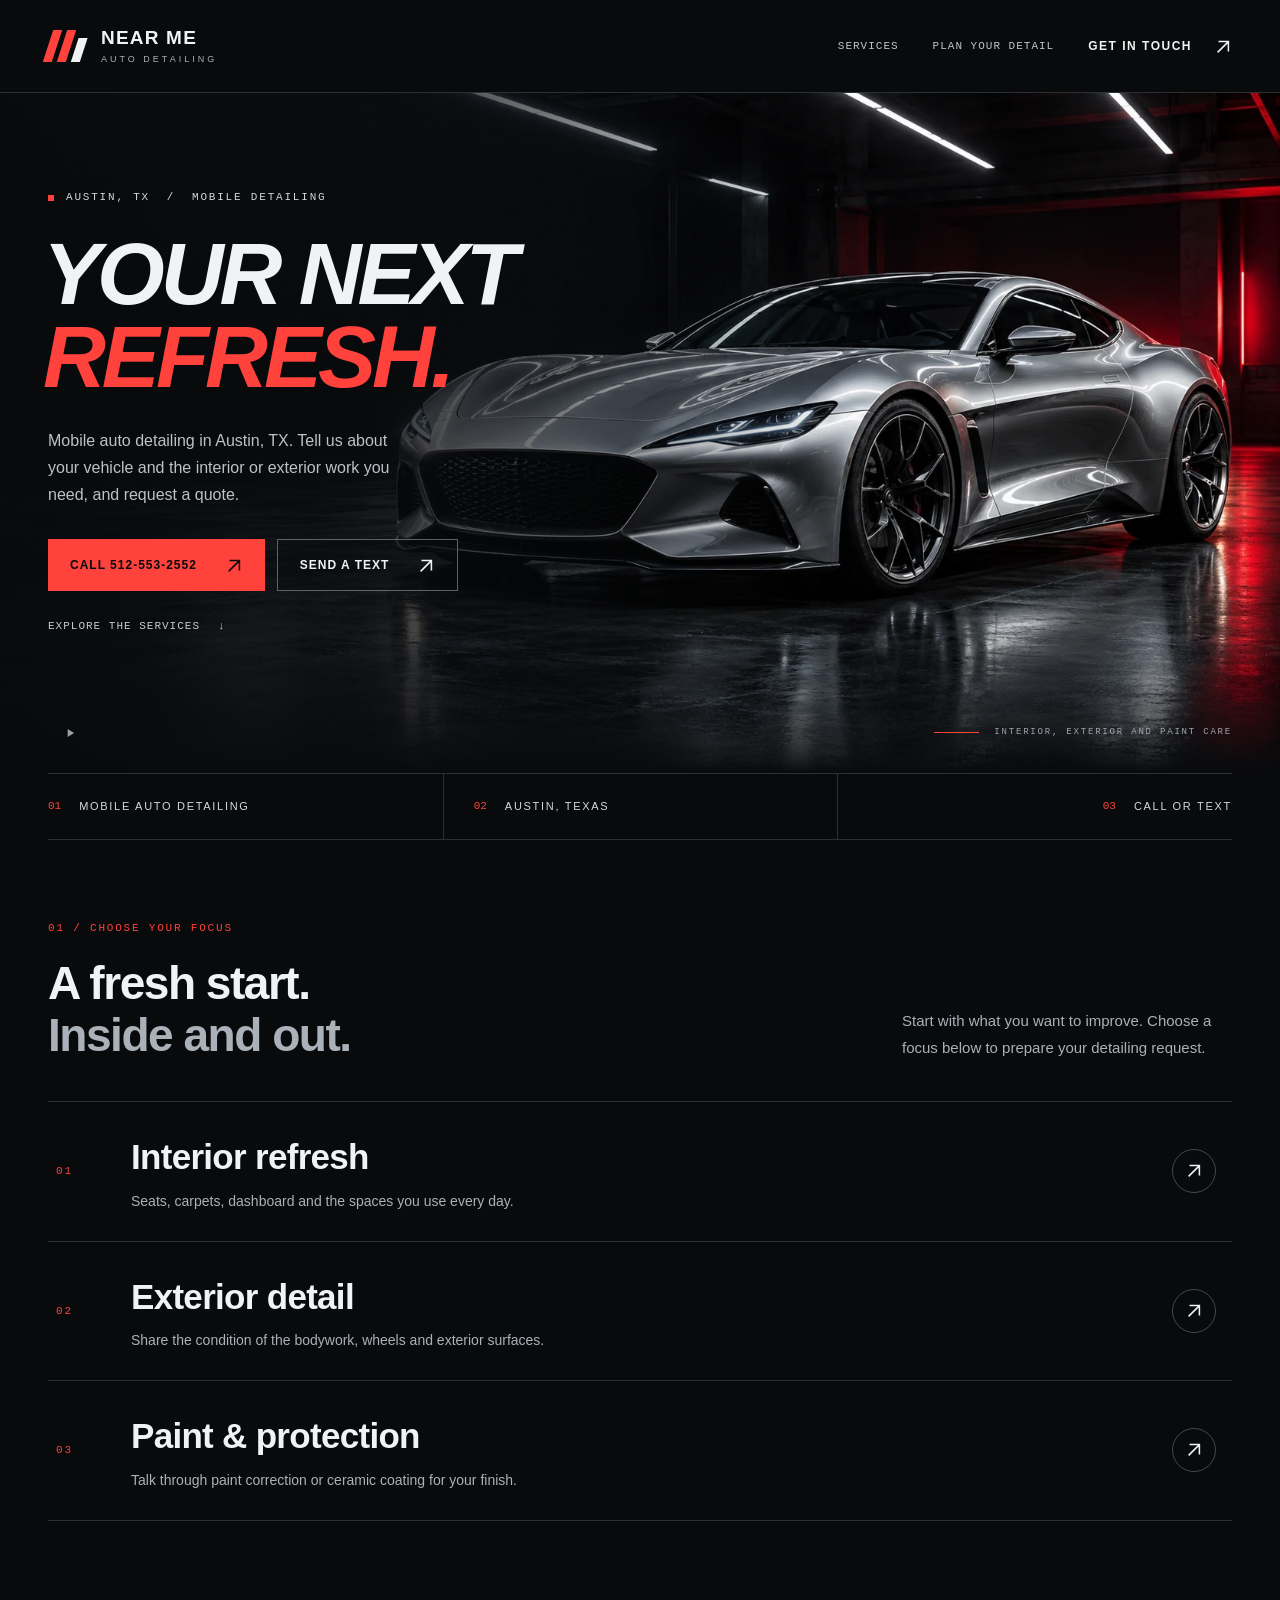
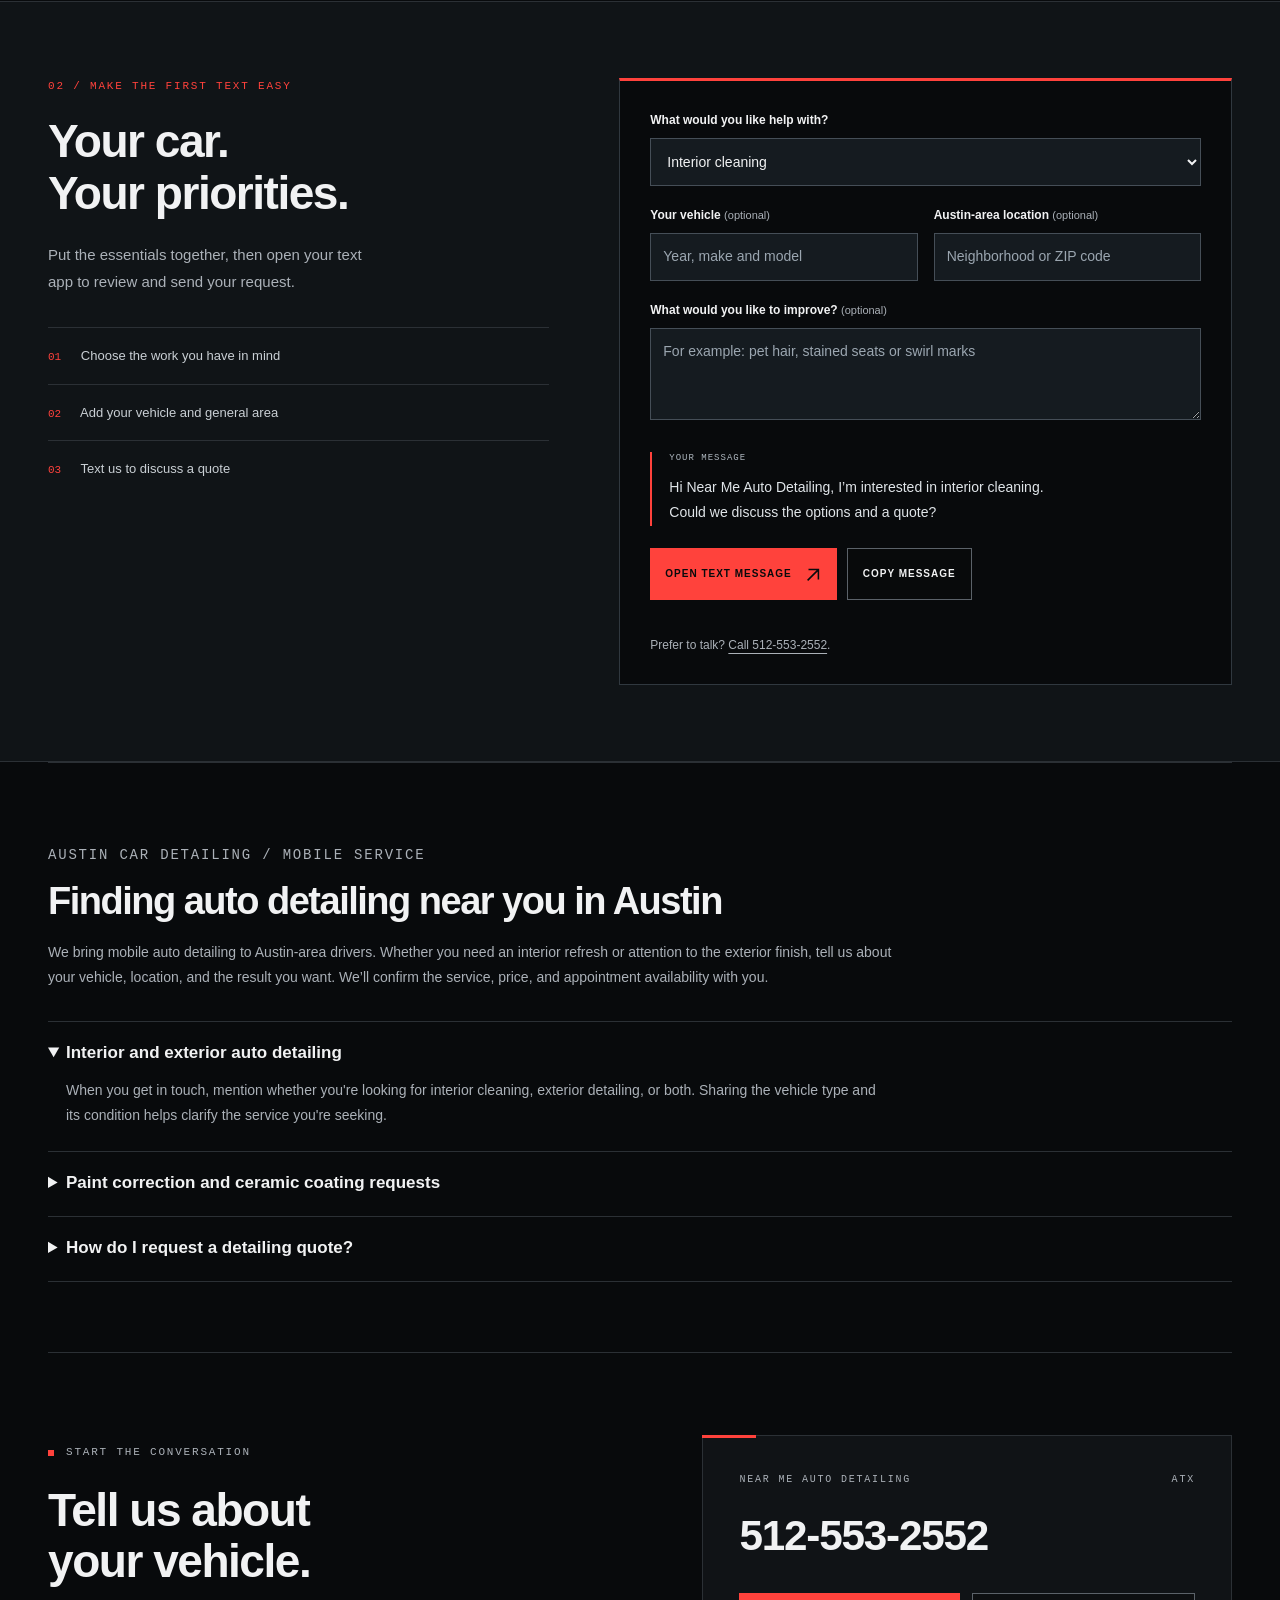
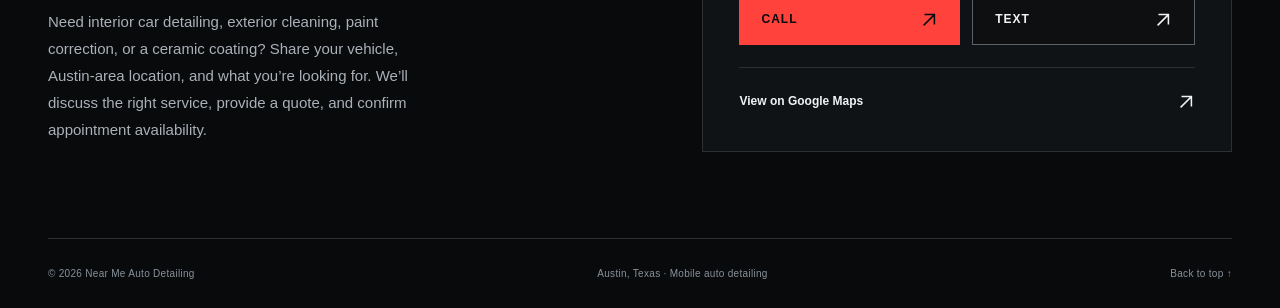
<file: index.html>
<!doctype html>
<html lang="en">
<head>
  <meta charset="utf-8">
  <meta name="viewport" content="width=device-width, initial-scale=1">
  <meta name="theme-color" content="#080a0c">
  <link rel="canonical" href="https://nearmeautodetailing.com/">
  <meta name="description" content="Mobile auto detailing in Austin, TX. Contact Near Me Auto Detailing about your vehicle and the service you need. Call or text 512-553-2552.">
  <meta name="robots" content="index,follow,max-image-preview:large">
  <meta property="og:type" content="website">
  <meta property="og:site_name" content="Near Me Auto Detailing">
  <meta property="og:title" content="Mobile Auto Detailing in Austin, TX | Near Me Auto Detailing">
  <meta property="og:description" content="Mobile auto detailing in Austin, Texas. Tell us about your vehicle and request a service quote.">
  <meta property="og:url" content="https://nearmeautodetailing.com/">
  <meta property="og:image" content="https://nearmeautodetailing.com/assets/grand-tourer.webp">
  <meta name="twitter:card" content="summary_large_image">
  <meta name="twitter:title" content="Auto Detailing Near Me in Austin, TX">
  <meta name="twitter:description" content="Austin-area mobile auto detailing. Call or text 512-553-2552.">
  <meta name="twitter:image" content="https://nearmeautodetailing.com/assets/grand-tourer.webp">
  <script type="application/ld+json">{"@context":"https://schema.org","@type":"WebSite","name":"Near Me Auto Detailing","url":"https://nearmeautodetailing.com/","description":"Austin-area mobile auto detailing","inLanguage":"en-US","publisher":{"@type":"Organization","name":"Near Me Auto Detailing","url":"https://nearmeautodetailing.com/","sameAs":["https://maps.app.goo.gl/We72pWRJaRgPEze49"],"contactPoint":{"@type":"ContactPoint","telephone":"+1-512-553-2552","contactType":"customer service","areaServed":"Austin, Texas","availableLanguage":"English"},"logo":"https://nearmeautodetailing.com/assets/google-business/near-me-logo.png"}}</script>
  <title>Mobile Auto Detailing in Austin, TX | Near Me Auto Detailing</title>
  <link rel="preload" href="assets/grand-tourer.webp" as="image" type="image/webp" fetchpriority="high">
  <style>
    :root{color-scheme:dark;--bg:#080a0c;--panel:#101316;--white:#f1f2f3;--muted:#abb1b8;--line:#2b3035;--red:#ff423c}
    *{box-sizing:border-box}html{scroll-behavior:smooth;scroll-padding-top:28px}body{margin:0;background:var(--bg);color:var(--white);font-family:Arial,Helvetica,sans-serif;line-height:1.5}a{color:inherit;text-decoration:none;-webkit-tap-highlight-color:transparent}a:focus-visible{outline:2px solid var(--red);outline-offset:6px}a,button{touch-action:manipulation}h1,h2,p{margin:0}.wrap{width:min(1280px,calc(100% - 96px));margin-inline:auto}.mono{font-family:"Courier New",monospace;font-size:11px;letter-spacing:1.8px;text-transform:uppercase}.skip{position:absolute;top:-90px;left:20px;background:var(--white);color:var(--bg);padding:12px 20px;z-index:10}.skip:focus{top:12px}
    .header{background:var(--bg);border-bottom:1px solid var(--line)}.nav{min-height:92px;display:flex;align-items:center;justify-content:space-between;gap:24px}.brand{display:flex;align-items:center;gap:16px}.brand-mark{display:flex;gap:5px;transform:skew(-18deg)}.brand-mark i{display:block;width:9px;height:32px;background:var(--red)}.brand-mark i:last-child{background:var(--white);height:24px;margin-top:8px}.brand-name{font-weight:900;font-size:19px;letter-spacing:1.2px;line-height:1}.brand-name small{display:block;color:var(--muted);font-size:9px;letter-spacing:3px;font-weight:400;margin-top:8px}.nav-right{display:flex;align-items:center;gap:34px}.nav-location{color:var(--muted)}.nav-contact{font-size:12px;font-weight:700;letter-spacing:1.5px;text-transform:uppercase;display:flex;align-items:center;gap:22px;padding-block:12px}.arrow{font-size:19px;font-weight:400;line-height:1}.nav-contact:hover{color:var(--red)}
    .hero{position:relative;isolation:isolate;min-height:680px;display:flex;align-items:center;overflow:hidden}.hero-media{position:absolute;inset:0;z-index:-2;background:var(--panel)}.hero-media img{width:100%;height:100%;object-fit:cover;object-position:60% 53%;display:block}.hero:after{content:"";position:absolute;inset:0;z-index:-1;background:linear-gradient(90deg,rgba(8,10,12,.98) 0%,rgba(8,10,12,.92) 24%,rgba(8,10,12,.55) 43%,rgba(8,10,12,0) 66%),linear-gradient(0deg,#080a0c 0%,transparent 20%)}.hero-content{padding-block:78px 90px}.eyebrow{display:flex;align-items:center;gap:12px;color:#d3d6d9;margin-bottom:26px}.status-dot{width:6px;height:6px;background:var(--red);display:inline-block}h1{font-family:"Arial Black",Arial,Helvetica,sans-serif;font-size:clamp(64px,6.8vw,101px);font-weight:900;letter-spacing:-4px;line-height:.96;text-transform:uppercase;font-style:italic;max-width:700px;margin-left:-5px}h1 span{display:block;color:var(--red)}.intro{max-width:360px;font-size:16px;line-height:1.7;color:#bcc2c8;margin-top:28px}.actions{display:flex;flex-wrap:wrap;gap:12px;margin-top:30px}.button{display:inline-flex;align-items:center;justify-content:space-between;gap:28px;min-height:52px;padding:15px 22px;background:var(--red);color:#080a0c;font-size:12px;font-weight:800;letter-spacing:1px;text-transform:uppercase;transition:background .18s,color .18s}.button:hover{background:#ff726d}.button.secondary{background:rgba(8,10,12,.4);color:var(--white);border:1px solid #5b6269}.button.secondary:hover{background:#252a2f;border-color:var(--white)}.hero-caption{position:absolute;right:48px;bottom:34px;color:#9fa6ad;display:flex;align-items:center;gap:15px;font-size:9px}.hero-caption:before{content:"";width:45px;height:1px;background:var(--red)}
    .ticker{display:grid;grid-template-columns:1fr 1fr 1fr;border-top:1px solid var(--line);border-bottom:1px solid var(--line)}.ticker-item{padding:24px 30px;display:flex;align-items:center;gap:18px}.ticker-item:first-child{padding-left:0}.ticker-item+ .ticker-item{border-left:1px solid var(--line)}.ticker-item:last-child{justify-content:flex-end;padding-right:0}.ticker-number{color:var(--red);font-family:"Courier New",monospace;font-size:11px}.ticker-label{font-size:11px;letter-spacing:1.7px;text-transform:uppercase;color:#d5d9dd}
    .seo-guide{padding-block:46px 58px;border-top:1px solid var(--line)}.seo-guide h2{font-size:clamp(25px,3vw,38px);margin:12px 0 18px}.seo-guide p{color:var(--muted);max-width:840px;line-height:1.8;margin-top:10px;font-size:14px}.seo-guide h3{font-size:17px;margin:24px 0 8px}.seo-guide a{color:var(--white);text-decoration:underline;text-underline-offset:4px}.seo-guide a:hover{color:var(--red)}
    .contact{display:grid;grid-template-columns:1.1fr 1fr;gap:72px;padding-block:82px 86px;align-items:center}.contact .eyebrow{color:var(--muted);margin-bottom:24px}h2{font-size:clamp(32px,3.6vw,49px);font-weight:700;line-height:1.12;letter-spacing:-1.5px}.contact-copy{color:var(--muted);font-size:15px;max-width:370px;line-height:1.8;margin-top:20px}.contact-card{position:relative;background:var(--panel);border:1px solid var(--line);padding:36px}.contact-card:before{content:"";position:absolute;top:-1px;left:-1px;width:54px;height:3px;background:var(--red)}.contact-label{display:flex;justify-content:space-between;color:var(--muted);gap:16px;margin-bottom:17px;font-size:10px}.phone{font-size:clamp(26px,3.3vw,43px);font-weight:700;letter-spacing:-1.2px;white-space:nowrap}.phone:hover{color:var(--red)}.contact-card .actions{margin-top:26px}.contact-card .button{flex:1}.footer{border-top:1px solid var(--line);padding-block:27px;display:flex;justify-content:space-between;gap:20px;color:#89929b;font-size:10px;letter-spacing:.3px}.footer a:hover{color:var(--white)}
    @media(min-width:1700px){.hero{min-height:760px}.hero-caption{right:calc((100vw - 1280px)/2)}}
    @media(max-width:1000px){.wrap{width:calc(100% - 56px)}.nav-location{display:none}.hero{min-height:640px}.hero-media img{object-position:62% center}.hero:after{background:linear-gradient(90deg,rgba(8,10,12,.97),rgba(8,10,12,.8) 35%,rgba(8,10,12,.1) 85%),linear-gradient(0deg,#080a0c,transparent 22%)}h1{font-size:76px}.hero-caption{right:28px}.contact{gap:32px}.contact-card{padding:27px}.ticker-item{padding-inline:22px}.ticker-label{font-size:10px;letter-spacing:1px}}
    @media(max-width:680px){.wrap{width:calc(100% - 40px)}.nav{min-height:80px;gap:16px}.brand{gap:12px}.brand-name{font-size:16px}.brand-name small{font-size:8px;letter-spacing:2px}.brand-mark i{width:7px;height:28px}.brand-mark i:last-child{height:20px}.nav-contact{font-size:10px;letter-spacing:.7px;gap:10px}.hero{display:block;min-height:0}.hero-content{padding-block:38px 30px}.hero .eyebrow{font-size:9px;letter-spacing:1.1px;margin-bottom:22px}h1{font-size:clamp(52px,12.8vw,82px);letter-spacing:-2.7px;line-height:.98;max-width:100%;margin-left:-3px}.intro{font-size:15px;max-width:320px;margin-top:21px}.hero .actions{gap:9px;margin-top:25px}.button{padding:14px 17px;gap:15px;font-size:10px;min-height:50px}.hero-media{position:relative;inset:auto;z-index:0;height:265px;margin-top:-12px}.hero-media img{object-position:72% 52%}.hero-media:after{content:"";position:absolute;inset:0;background:linear-gradient(0deg,#080a0c 0%,transparent 19%,transparent 74%,#080a0c 100%)}.hero:after{display:none}.hero-caption{z-index:1;bottom:18px;right:20px;font-size:8px;letter-spacing:1px}.hero-caption:before{width:25px}.ticker{grid-template-columns:1fr}.ticker-item{padding:16px 0!important;justify-content:space-between!important}.ticker-item+ .ticker-item{border-left:0;border-top:1px solid #1d2226}.ticker-label{font-size:10px;letter-spacing:1.5px}.contact{grid-template-columns:1fr;padding-block:46px;gap:28px}.contact .eyebrow{font-size:9px;margin-bottom:19px}h2{font-size:36px}.contact-copy{font-size:14px;margin-top:18px}.contact-card{padding:25px}.phone{font-size:clamp(28px,8vw,43px)}.contact-card .button{font-size:11px;padding:15px 18px}.footer{flex-wrap:wrap;gap:12px;font-size:9px;padding-block:22px}.footer span:nth-child(2){display:none}}
    @media(prefers-reduced-motion:reduce){html{scroll-behavior:auto}.button{transition:none}}
    .hero-media video{position:absolute;inset:0;width:100%;height:100%;object-fit:cover;object-position:60% 53%;opacity:0;transition:opacity .35s;pointer-events:none}.hero-media.motion-ready video{opacity:1}.motion-toggle{position:absolute;left:48px;bottom:28px;z-index:2;display:inline-flex;align-items:center;gap:10px;min-height:44px;padding:10px 14px;background:rgba(8,10,12,.72);border:1px solid #4a5158;color:#d5d9dd;font:700 10px Arial,Helvetica,sans-serif;letter-spacing:1.1px;text-transform:uppercase;cursor:pointer}.motion-toggle[hidden]{display:none}.motion-toggle:hover{border-color:var(--white);color:var(--white)}.motion-toggle:focus-visible{outline:2px solid var(--red);outline-offset:4px}.motion-icon{width:10px;text-align:center;font-size:13px;line-height:1}
    @media(max-width:1000px){.hero-media video{object-position:62% center}.motion-toggle{left:28px}}
    @media(max-width:680px){.hero-media video{object-position:72% 52%}.motion-toggle{left:20px;bottom:12px;padding:10px 12px;font-size:9px;letter-spacing:.7px}.hero-caption{max-width:48%;text-align:right;bottom:22px;font-size:7px;gap:8px}}
    @media(prefers-reduced-motion:reduce){.hero-media video{transition:none}}
  .maps-link{display:flex;align-items:center;justify-content:space-between;gap:14px;min-height:48px;margin-top:22px;padding-top:18px;border-top:1px solid var(--line);font-size:12px;font-weight:700;color:var(--white)}.maps-link:hover{color:var(--red)}
  </style>
  <link rel="stylesheet" href="assets/motion-controls.css?v=1">
  <link rel="stylesheet" href="assets/customer-experience.css?v=1">
</head>
<body>
  <a class="skip" href="#main">Skip to content</a>
  <header class="header"><nav class="nav wrap" aria-label="Main navigation">
    <a class="brand" href="#main" aria-label="Near Me Auto Detailing home"><span class="brand-mark" aria-hidden="true"><i></i><i></i><i></i></span><span class="brand-name">NEAR ME<small>AUTO DETAILING</small></span></a>
    <div class="nav-right"><a class="nav-section mono" href="#services">Services</a><a class="nav-section mono" href="#quote-builder">Plan your detail</a><a class="nav-contact" href="#contact">Get in touch <span class="arrow" aria-hidden="true"><svg class="arrow-svg" viewBox="0 0 20 20" width="18" height="18" aria-hidden="true" focusable="false"><path d="M4 16 16 4M5 4h11v11" fill="none" stroke="currentColor" stroke-width="1.7"/></svg></span></a></div>
  </nav></header>
  <main id="main">
    <section class="hero" aria-labelledby="hero-title">
      <div class="hero-content wrap"><p class="eyebrow mono"><span class="status-dot" aria-hidden="true"></span>Austin, TX &nbsp;/&nbsp; Mobile detailing</p><h1 id="hero-title">Your next<span>refresh.</span></h1><p class="intro">Mobile auto detailing in Austin, TX. Tell us about your vehicle and the interior or exterior work you need, and request a quote.</p><div class="actions"><a class="button" href="tel:+15125532552">Call 512-553-2552 <span class="arrow" aria-hidden="true"><svg class="arrow-svg" viewBox="0 0 20 20" width="18" height="18" aria-hidden="true" focusable="false"><path d="M4 16 16 4M5 4h11v11" fill="none" stroke="currentColor" stroke-width="1.7"/></svg></span></a><a class="button secondary" href="sms:+15125532552">Send a text <span class="arrow" aria-hidden="true"><svg class="arrow-svg" viewBox="0 0 20 20" width="18" height="18" aria-hidden="true" focusable="false"><path d="M4 16 16 4M5 4h11v11" fill="none" stroke="currentColor" stroke-width="1.7"/></svg></span></a></div><a class="hero-explore mono" href="#services">Explore the services <span aria-hidden="true">↓</span></a></div>
      <div class="hero-media" aria-hidden="true"><img src="assets/grand-tourer.webp" width="1672" height="941" alt="" fetchpriority="high" decoding="async"><video id="hero-video" data-src="assets/detailing-loop.mp4" poster="assets/grand-tourer.webp" loop muted playsinline preload="none" tabindex="-1"></video></div>
      <button class="motion-toggle motion-control" type="button" aria-controls="hero-video" hidden aria-pressed="false" aria-label="Play background motion" data-playing="false"><svg viewBox="0 0 24 24" aria-hidden="true" focusable="false"><path class="motion-play" d="M8 5v14l11-7z"/><g class="motion-pause"><rect x="6" y="4" width="4" height="16" rx="1"/><rect x="14" y="4" width="4" height="16" rx="1"/></g></svg></button>
      <p class="hero-caption mono">Interior, exterior and paint care</p>
    </section>
    <div class="ticker wrap" aria-label="At a glance"><div class="ticker-item"><span class="ticker-number">01</span><span class="ticker-label">Mobile auto detailing</span></div><div class="ticker-item"><span class="ticker-number">02</span><span class="ticker-label">Austin, Texas</span></div><div class="ticker-item"><span class="ticker-number">03</span><span class="ticker-label">Call or text</span></div></div>
    <section class="service-section wrap" id="services" aria-labelledby="services-title">
      <div class="section-heading"><div><p class="mono section-kicker">01 / Choose your focus</p><h2 id="services-title">A fresh start.<br><span>Inside and out.</span></h2></div><p>Start with what you want to improve. Choose a focus below to prepare your detailing request.</p></div>
      <div class="service-rail">
        <a class="service-row" href="#quote-builder" data-service="Interior cleaning"><span class="mono service-index">01</span><div><h3>Interior refresh</h3><p>Seats, carpets, dashboard and the spaces you use every day.</p></div><span class="service-next" aria-label="Plan an interior request"><svg class="arrow-svg" viewBox="0 0 20 20" width="18" height="18" aria-hidden="true" focusable="false"><path d="M4 16 16 4M5 4h11v11" fill="none" stroke="currentColor" stroke-width="1.7"/></svg></span></a>
        <a class="service-row" href="#quote-builder" data-service="Exterior detailing"><span class="mono service-index">02</span><div><h3>Exterior detail</h3><p>Share the condition of the bodywork, wheels and exterior surfaces.</p></div><span class="service-next" aria-label="Plan an exterior request"><svg class="arrow-svg" viewBox="0 0 20 20" width="18" height="18" aria-hidden="true" focusable="false"><path d="M4 16 16 4M5 4h11v11" fill="none" stroke="currentColor" stroke-width="1.7"/></svg></span></a>
        <a class="service-row" href="#quote-builder" data-service="Paint correction or ceramic coating"><span class="mono service-index">03</span><div><h3>Paint &amp; protection</h3><p>Talk through paint correction or ceramic coating for your finish.</p></div><span class="service-next" aria-label="Plan a paint care request"><svg class="arrow-svg" viewBox="0 0 20 20" width="18" height="18" aria-hidden="true" focusable="false"><path d="M4 16 16 4M5 4h11v11" fill="none" stroke="currentColor" stroke-width="1.7"/></svg></span></a>
      </div>
    </section>
    <section class="quote-section" id="quote-builder" aria-labelledby="quote-title">
      <div class="wrap quote-layout"><div class="quote-heading"><p class="mono section-kicker">02 / Make the first text easy</p><h2 id="quote-title">Your car.<br>Your priorities.</h2><p>Put the essentials together, then open your text app to review and send your request.</p><ol class="quote-steps"><li><span>01</span> Choose the work you have in mind</li><li><span>02</span> Add your vehicle and general area</li><li><span>03</span> Text us to discuss a quote</li></ol></div>
      <div class="quote-panel"><form id="detail-brief" autocomplete="off">
        <label for="service-choice">What would you like help with?</label><select id="service-choice" name="service"><option>Interior cleaning</option><option>Exterior detailing</option><option>Interior and exterior detailing</option><option>Paint correction or ceramic coating</option><option>Help choosing a service</option></select>
        <div class="field-pair"><div><label for="vehicle">Your vehicle <span>(optional)</span></label><input id="vehicle" name="vehicle" maxlength="100" placeholder="Year, make and model" autocomplete="off"></div><div><label for="area">Austin-area location <span>(optional)</span></label><input id="area" name="area" maxlength="100" placeholder="Neighborhood or ZIP code" autocomplete="off"></div></div>
        <label for="priorities">What would you like to improve? <span>(optional)</span></label><textarea id="priorities" name="priorities" rows="3" maxlength="400" placeholder="For example: pet hair, stained seats or swirl marks"></textarea>
      </form><div class="brief-preview"><p class="mono">Your message</p><p id="brief-message">Hi Near Me Auto Detailing, I’m interested in interior cleaning. Could we discuss the options and a quote?</p></div>
      <div class="actions brief-actions" hidden><a class="button" id="text-brief" href="sms:+15125532552">Open text message <span class="arrow" aria-hidden="true"><svg class="arrow-svg" viewBox="0 0 20 20" width="18" height="18" aria-hidden="true" focusable="false"><path d="M4 16 16 4M5 4h11v11" fill="none" stroke="currentColor" stroke-width="1.7"/></svg></span></a><button class="button secondary" id="copy-brief" type="button">Copy message</button></div><p class="brief-status" role="status" id="brief-status"></p><p class="brief-help">Prefer to talk? <a href="tel:+15125532552">Call 512-553-2552</a>.</p><noscript><p class="brief-help">Call or <a href="sms:+15125532552">send a text</a> with your vehicle, location and the work you have in mind.</p></noscript>
      </div></div>
    </section>
    <section class="seo-guide wrap" aria-labelledby="detailing-guide-title">
      <p class="mono">Austin car detailing / Mobile service</p>
      <h2 id="detailing-guide-title">Finding auto detailing near you in Austin</h2>
      <p>We bring mobile auto detailing to Austin-area drivers. Whether you need an interior refresh or attention to the exterior finish, tell us about your vehicle, location, and the result you want. We’ll confirm the service, price, and appointment availability with you.</p>
      <details open><summary>Interior and exterior auto detailing</summary>
      <p>When you get in touch, mention whether you're looking for interior cleaning, exterior detailing, or both. Sharing the vehicle type and its condition helps clarify the service you're seeking.</p></details>
      <details><summary>Paint correction and ceramic coating requests</summary>
      <p>Looking for paint correction or ceramic coating in Austin? Tell us about your paint’s condition and what you want to achieve. We’ll discuss the process and available options before confirming your quote.</p></details>
      <details><summary>How do I request a detailing quote?</summary>
      <p><a href="tel:+15125532552">Call 512-553-2552</a> or <a href="sms:+15125532552">send a text</a> with your vehicle, location in the Austin area, and the detailing work you have in mind.</p></details>
    </section>
    <section class="contact wrap" id="contact" aria-labelledby="contact-title">
      <div><p class="eyebrow mono"><span class="status-dot" aria-hidden="true"></span>Start the conversation</p><h2 id="contact-title">Tell us about<br>your vehicle.</h2><p class="contact-copy">Need interior car detailing, exterior cleaning, paint correction, or a ceramic coating? Share your vehicle, Austin-area location, and what you’re looking for. We’ll discuss the right service, provide a quote, and confirm appointment availability.</p></div>
      <div class="contact-card"><p class="contact-label mono"><span>Near Me Auto Detailing</span><span>ATX</span></p><a class="phone" href="tel:+15125532552" aria-label="Call 512-553-2552">512-553-2552</a><div class="actions"><a class="button" href="tel:+15125532552">Call <span class="arrow" aria-hidden="true"><svg class="arrow-svg" viewBox="0 0 20 20" width="18" height="18" aria-hidden="true" focusable="false"><path d="M4 16 16 4M5 4h11v11" fill="none" stroke="currentColor" stroke-width="1.7"/></svg></span></a><a class="button secondary" href="sms:+15125532552">Text <span class="arrow" aria-hidden="true"><svg class="arrow-svg" viewBox="0 0 20 20" width="18" height="18" aria-hidden="true" focusable="false"><path d="M4 16 16 4M5 4h11v11" fill="none" stroke="currentColor" stroke-width="1.7"/></svg></span></a></div><a class="maps-link" href="https://maps.app.goo.gl/We72pWRJaRgPEze49" target="_blank" rel="noopener noreferrer" aria-label="View Near Me Auto Detailing on Google Maps (opens in a new tab)">View on Google Maps <span class="arrow" aria-hidden="true"><svg class="arrow-svg" viewBox="0 0 20 20" width="18" height="18" aria-hidden="true" focusable="false"><path d="M4 16 16 4M5 4h11v11" fill="none" stroke="currentColor" stroke-width="1.7"/></svg></span></a></div>
    </section>
  </main>
  <footer class="footer wrap"><span>© 2026 Near Me Auto Detailing</span><span>Austin, Texas · Mobile auto detailing</span><a href="#main">Back to top ↑</a></footer>
  <nav class="mobile-contact" aria-label="Quick contact" hidden><a href="tel:+15125532552">Call <span>512-553-2552</span></a><a href="#quote-builder">Prepare a text <span aria-hidden="true"><svg class="arrow-svg" viewBox="0 0 20 20" width="18" height="18" aria-hidden="true" focusable="false"><path d="M4 16 16 4M5 4h11v11" fill="none" stroke="currentColor" stroke-width="1.7"/></svg></span></a></nav>
  <script src="assets/hero-motion.js?v=3" defer></script>
  <script src="assets/customer-experience.js?v=1" defer></script>
</body>
</html>
</file>
<file: assets/motion-controls.css>
/* Small visible icons with comfortable pointer and keyboard targets. */
body .hero button.motion-control,
body[data-design] .hero button.motion-control{width:44px;height:44px;min-width:44px;min-height:44px;display:grid;place-items:center;padding:0;border:0;border-radius:50%;color:var(--motion-color,#193d32);background:transparent;backdrop-filter:none;letter-spacing:normal;line-height:1;opacity:.72;cursor:pointer;transition:opacity .18s,background .18s}
body .hero button.motion-control:hover,
body[data-design] .hero button.motion-control:hover{background:var(--motion-hover,#f4f5ed66);color:var(--motion-color,#193d32);opacity:1}
body .hero button.motion-control:focus-visible,
body[data-design] .hero button.motion-control:focus-visible{outline:2px solid var(--motion-focus,currentColor);outline-offset:3px;opacity:1}
.motion-control[hidden]{display:none!important}
.motion-control svg{display:block;width:14px;height:14px;fill:currentColor;pointer-events:none}
.motion-control .motion-pause{display:none}
.motion-control[data-playing=true] .motion-play{display:none}
.motion-control[data-playing=true] .motion-pause{display:block}
body[data-design=garden] .motion-control{--motion-color:#243a32;--motion-hover:#ebe6d866}
body[data-design=roof] .motion-control{--motion-color:#f0ede5;--motion-hover:#171a1b66;--motion-focus:#ffad96}
body[data-design=auto] .motion-control{--motion-color:#f7faf8;--motion-hover:#0a101266;--motion-focus:#ff8c75}
.motion-toggle.motion-control{--motion-color:#d5d9dd;--motion-hover:#080a0c66;--motion-focus:#ff5c51}
@media(prefers-reduced-motion:reduce){.motion-control{transition:none!important}}
</file>
<file: assets/customer-experience.css>
/* Customer-facing enhancements. No dependency on the template-sales site. */
:root{--focus:#ff958f}button,input,select,textarea{font:inherit}button:focus-visible,input:focus-visible,select:focus-visible,textarea:focus-visible,summary:focus-visible{outline:2px solid var(--focus);outline-offset:4px}[hidden]{display:none!important}.arrow-svg{display:inline-block;vertical-align:middle;flex-shrink:0}.nav-section{display:flex;align-items:center;min-height:44px;color:#c1c6cb;letter-spacing:1px}.nav-section:hover{color:var(--red)}.hero-explore{display:inline-flex;gap:18px;align-items:center;min-height:44px;margin-top:14px;color:#c5cbd1;letter-spacing:1px}.hero-explore:hover{color:var(--white)}.hero-content{padding-bottom:106px}.hero .motion-toggle{bottom:18px}.service-section{padding-block:80px}.section-heading{display:flex;justify-content:space-between;align-items:flex-end;gap:40px;margin-bottom:40px}.section-heading>p{max-width:330px;color:var(--muted);line-height:1.8;font-size:15px}.section-kicker{color:var(--red);margin-bottom:22px}.section-heading h2 span{color:#aab1b9}.service-rail{border-top:1px solid var(--line)}.service-row{display:grid;grid-template-columns:50px minmax(0,1fr) 52px;align-items:center;gap:25px;border-bottom:1px solid var(--line);padding:29px 8px;transition:background .2s,padding .2s}.service-row:hover,.service-row:focus-visible{background:#12171b;padding-inline:18px}.service-index{color:var(--red)}.service-row h3{margin:0;font-size:clamp(23px,3vw,35px);font-weight:700;letter-spacing:-.7px}.service-row p{color:var(--muted);margin-top:7px;font-size:14px}.service-next{display:grid;place-items:center;width:44px;height:44px;border:1px solid #41484f;border-radius:50%}.service-row:hover .service-next{color:var(--bg);background:var(--red);border-color:var(--red)}.quote-section{background:#101417;border-block:1px solid var(--line);padding-block:76px}.quote-layout{display:grid;grid-template-columns:.9fr 1.1fr;gap:70px;align-items:start}.quote-heading>p:not(.section-kicker){color:var(--muted);font-size:15px;line-height:1.8;max-width:330px;margin-top:22px}.quote-steps{padding:0;margin:32px 0 0;list-style:none;font-size:13px;color:#c9cfd4}.quote-steps li{border-top:1px solid var(--line);padding:18px 0}.quote-steps span{font:11px 'Courier New',monospace;color:var(--red);margin-right:16px}.quote-panel{background:var(--bg);padding:30px;border:1px solid #30383f;border-top:3px solid var(--red)}.quote-panel label{display:block;font-size:12px;font-weight:700;margin-bottom:9px}.quote-panel label span{color:var(--muted);font-weight:400;font-size:11px}.quote-panel input,.quote-panel select,.quote-panel textarea{width:100%;min-height:48px;color:var(--white);background:#151b20;border:1px solid #454e57;border-radius:0;padding:12px;font-size:14px;max-width:100%}.quote-panel input::placeholder,.quote-panel textarea::placeholder{color:#9ba6b0;opacity:1}.quote-panel select{margin-bottom:20px}.field-pair{display:grid;grid-template-columns:1fr 1fr;gap:16px;margin-bottom:20px;min-width:0}.field-pair>div{min-width:0}.quote-panel textarea{resize:vertical;min-height:92px}.brief-preview{border-left:2px solid var(--red);padding:0 0 0 17px;margin-top:25px}.brief-preview .mono{color:#aeb7bf;font-size:9px;letter-spacing:1px;margin-bottom:10px}#brief-message{white-space:pre-wrap;overflow-wrap:anywhere;color:#e0e5e9;font-size:14px;line-height:1.8}.brief-actions{margin-top:22px;gap:10px}.brief-actions .button{border:0;cursor:pointer;font-size:10px;gap:12px;padding-inline:15px}.brief-actions .secondary{border:1px solid #5b6269}.brief-status{font-size:12px;color:#d2d9df;margin-top:12px;min-height:18px}.brief-help{color:var(--muted);font-size:12px;margin-top:6px}.brief-help a{text-decoration:underline;text-underline-offset:4px}.seo-guide{padding-block:70px}.seo-guide>p{max-width:850px}.seo-guide details{border-top:1px solid var(--line);padding:18px 0}.seo-guide details:first-of-type{margin-top:30px}.seo-guide details:last-child{border-bottom:1px solid var(--line)}.seo-guide summary{cursor:pointer;font-size:17px;font-weight:700;min-height:28px;list-style-position:inside}.seo-guide details p{padding:0 0 5px 18px}.mobile-contact{display:none}.contact{border-top:1px solid var(--line)}
@media(max-width:1000px){.nav-right{gap:22px}.quote-layout{gap:32px}.quote-panel{padding:24px}.field-pair{grid-template-columns:1fr}.section-heading{gap:25px}.section-heading>p{max-width:290px}}
@media(max-width:680px){html{scroll-padding-top:20px;scroll-padding-bottom:90px}body{padding-bottom:80px}.nav{flex-wrap:wrap;padding-block:18px 10px;gap:12px}.nav-right{width:100%;justify-content:space-between;gap:12px;border-top:1px solid var(--line);padding-top:5px}.nav-section{font-size:9px;letter-spacing:.6px}.nav-contact{min-height:44px}.hero-content{padding-bottom:28px}.hero-explore{font-size:9px;margin-top:7px}.hero .motion-toggle{bottom:12px}.section-heading{display:block;margin-bottom:28px}.section-heading>p{max-width:100%;margin-top:22px;font-size:14px}.service-section{padding-block:48px}.service-row{grid-template-columns:24px minmax(0,1fr) 40px;gap:12px;padding-block:24px}.service-row:hover,.service-row:focus-visible{padding-inline:8px}.service-row h3{font-size:25px}.service-row p{font-size:13px}.service-next{width:38px;height:38px}.quote-section{padding-block:48px}.quote-layout{grid-template-columns:1fr;gap:26px}.quote-heading>p:not(.section-kicker){max-width:100%;font-size:14px}.quote-steps{margin-top:22px}.quote-panel{padding:22px 18px}.field-pair{grid-template-columns:1fr;gap:18px}.quote-panel input,.quote-panel select,.quote-panel textarea{font-size:16px}.brief-actions .button{flex:1;justify-content:center;min-height:48px;font-size:10px}.seo-guide{padding-block:48px}.seo-guide summary{font-size:16px}.mobile-contact{position:fixed;z-index:8;left:0;right:0;bottom:0;display:grid;grid-template-columns:1fr 1fr;gap:1px;padding:9px 12px calc(9px + env(safe-area-inset-bottom));background:#080a0cf5;border-top:1px solid #3e454b;box-shadow:0 -8px 28px #0005}.mobile-contact a{display:flex;align-items:center;justify-content:center;gap:9px;min-height:48px;font-size:12px;font-weight:700;background:var(--red);color:var(--bg)}.mobile-contact a:first-child{background:#171d22;color:var(--white)}.mobile-contact a span{font-size:10px}.footer{padding-bottom:30px}}
@media(prefers-reduced-motion:reduce){.service-row{transition:none}}
</file>
